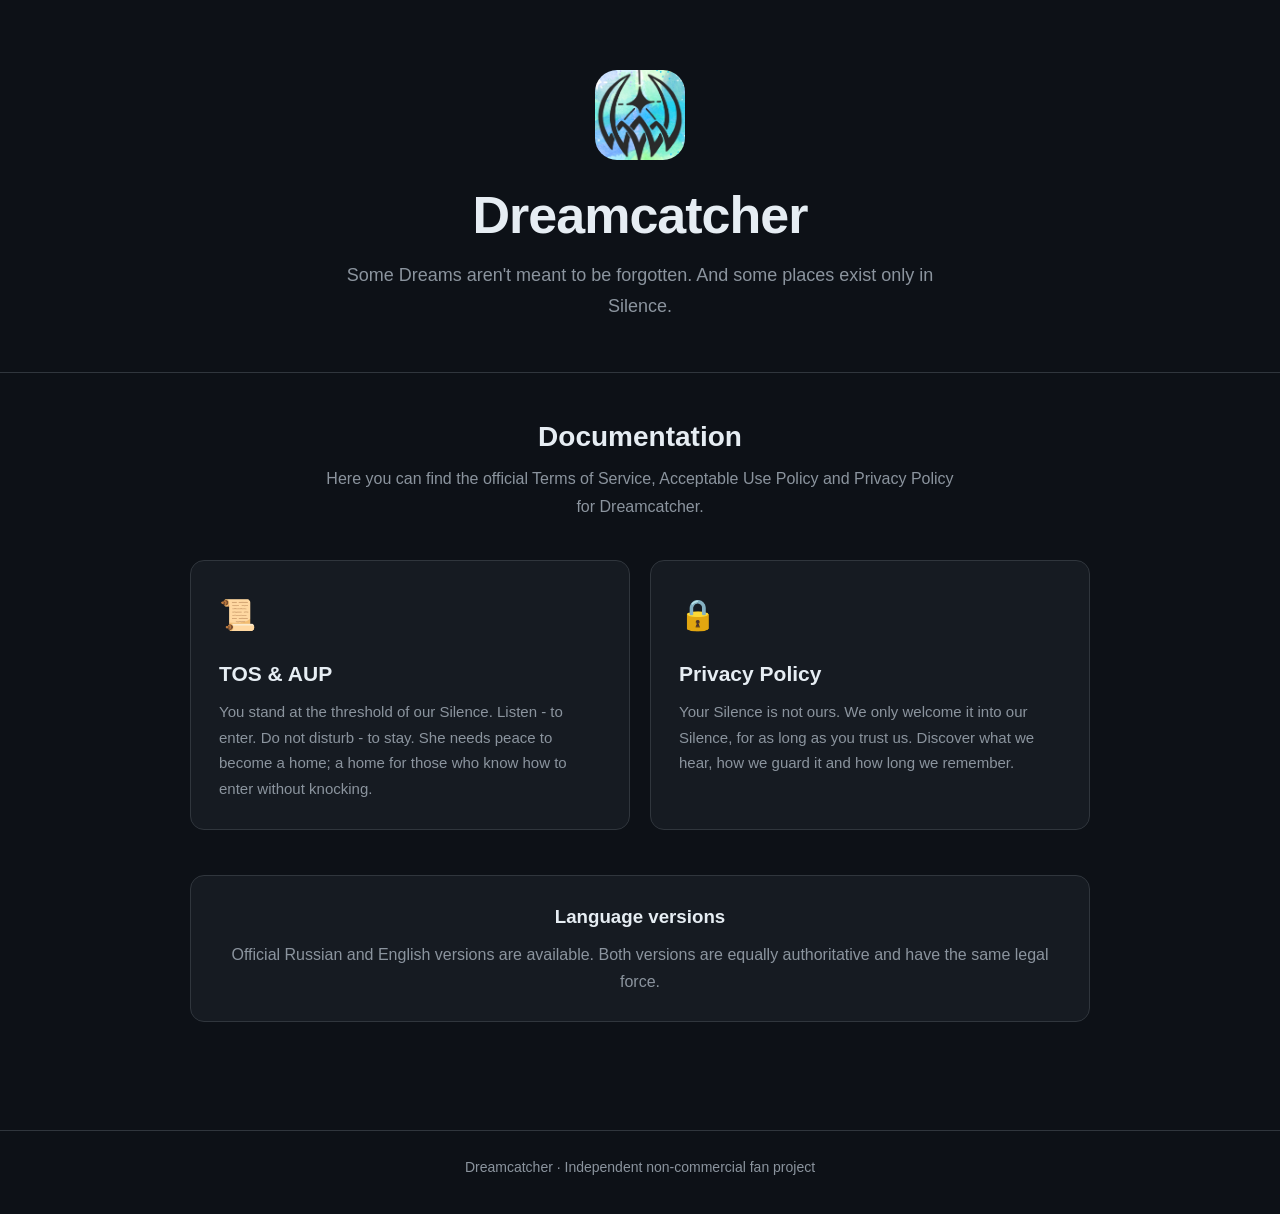
<file: index.html>
<!DOCTYPE html><html lang="en"><head><meta charset="UTF-8"><meta name="viewport" content="width=device-width, initial-scale=1.0"><title>Dreamcatcher Documentation</title><link rel="stylesheet" href="style.css"></head><body>
<header class="hero"><div class="container"><img class="logo" src="logo.png" alt="Dreamcatcher logo"><h1>Dreamcatcher</h1><p class="subtitle">Some Dreams aren't meant to be forgotten. And some places exist only in Silence.</p></div></header>
<main><div class="container"><section class="intro"><h2>Documentation</h2><p>Here you can find the official Terms of Service, Acceptable Use Policy and Privacy Policy for Dreamcatcher.</p></section>
<section class="documents"><a class="card" href="terms.html"><div class="card-icon">📜</div><h3>TOS &amp; AUP</h3><p>You stand at the threshold of our Silence. Listen - to enter. Do not disturb - to stay. She needs peace to become a home; a home for those who know how to enter without knocking.</p></a>
<a class="card" href="privacy.html"><div class="card-icon">🔒</div><h3>Privacy Policy</h3><p>Your Silence is not ours. We only welcome it into our Silence, for as long as you trust us. Discover what we hear, how we guard it and how long we remember.</p></a></section>
<section class="languages"><h3>Language versions</h3><p>Official Russian and English versions are available. Both versions are equally authoritative and have the same legal force.</p></section></div></main>
<footer><div class="container">Dreamcatcher · Independent non-commercial fan project</div></footer></body></html>
</file>
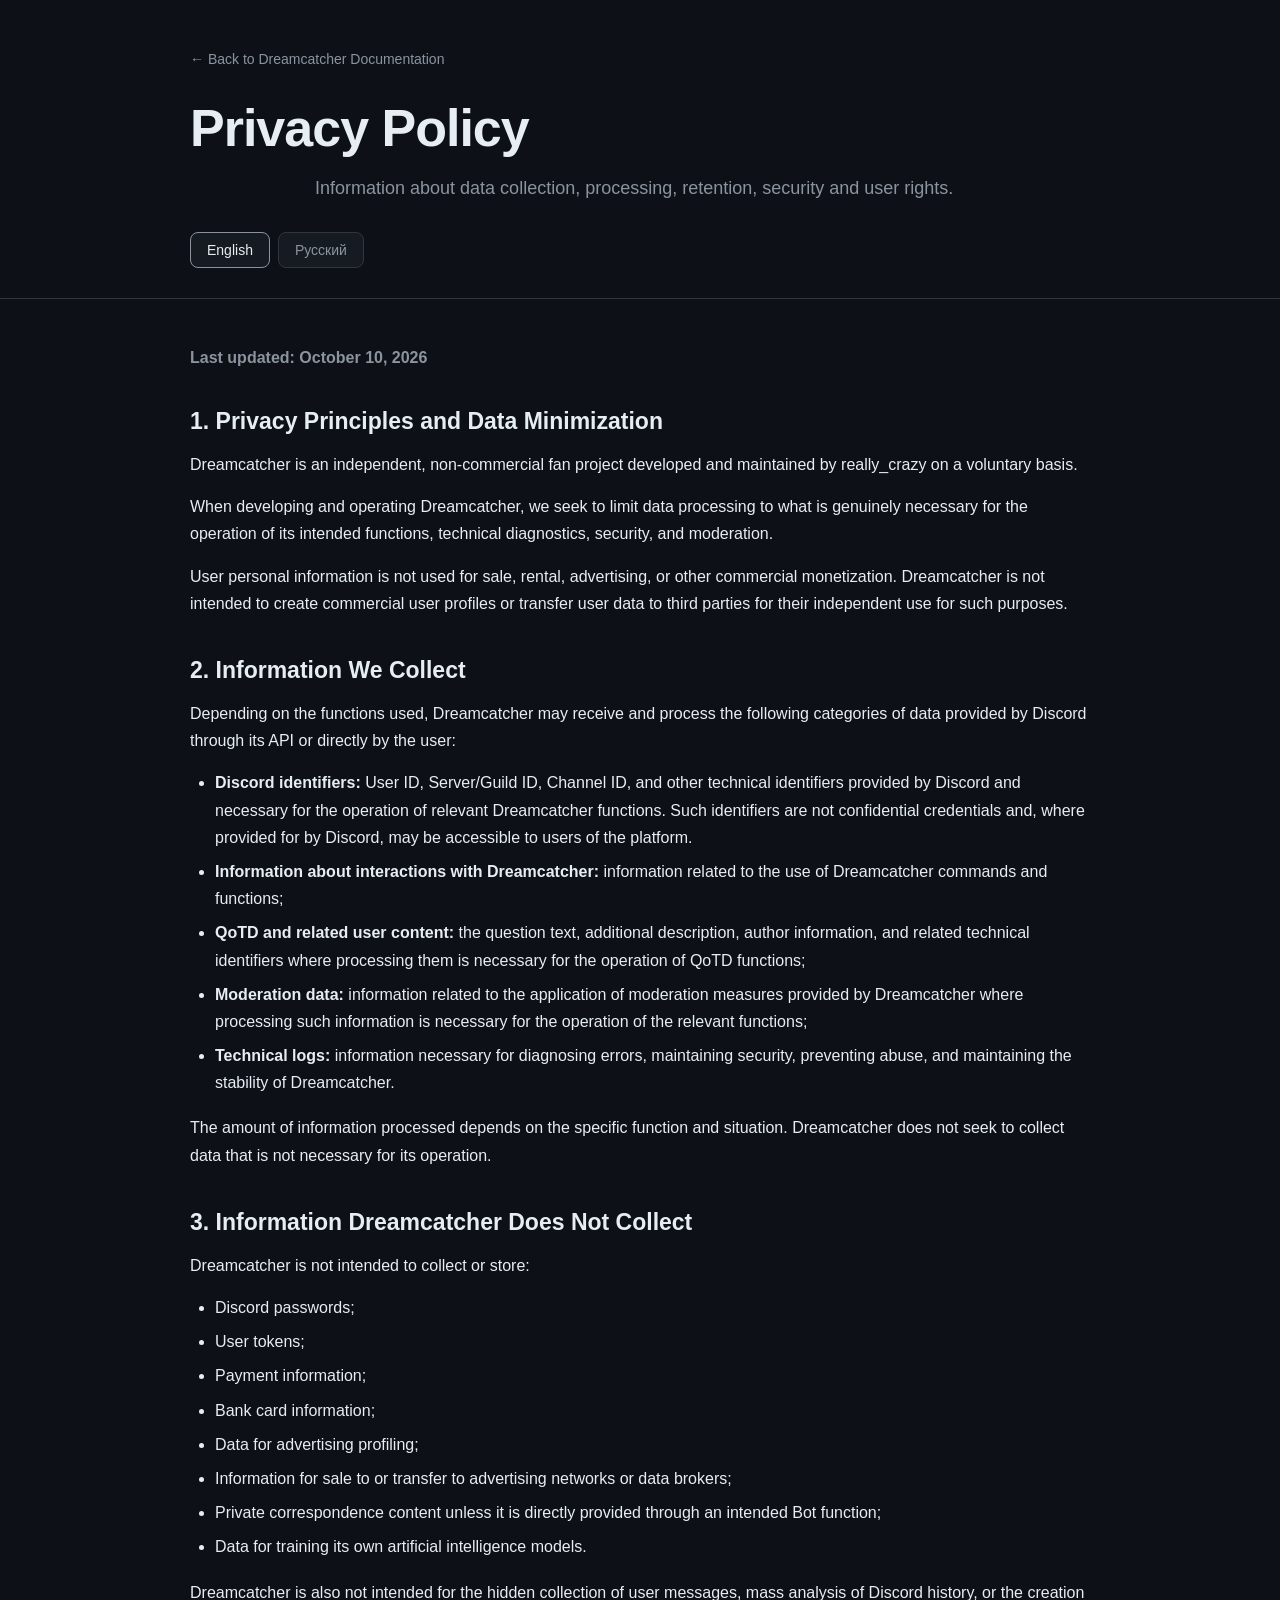
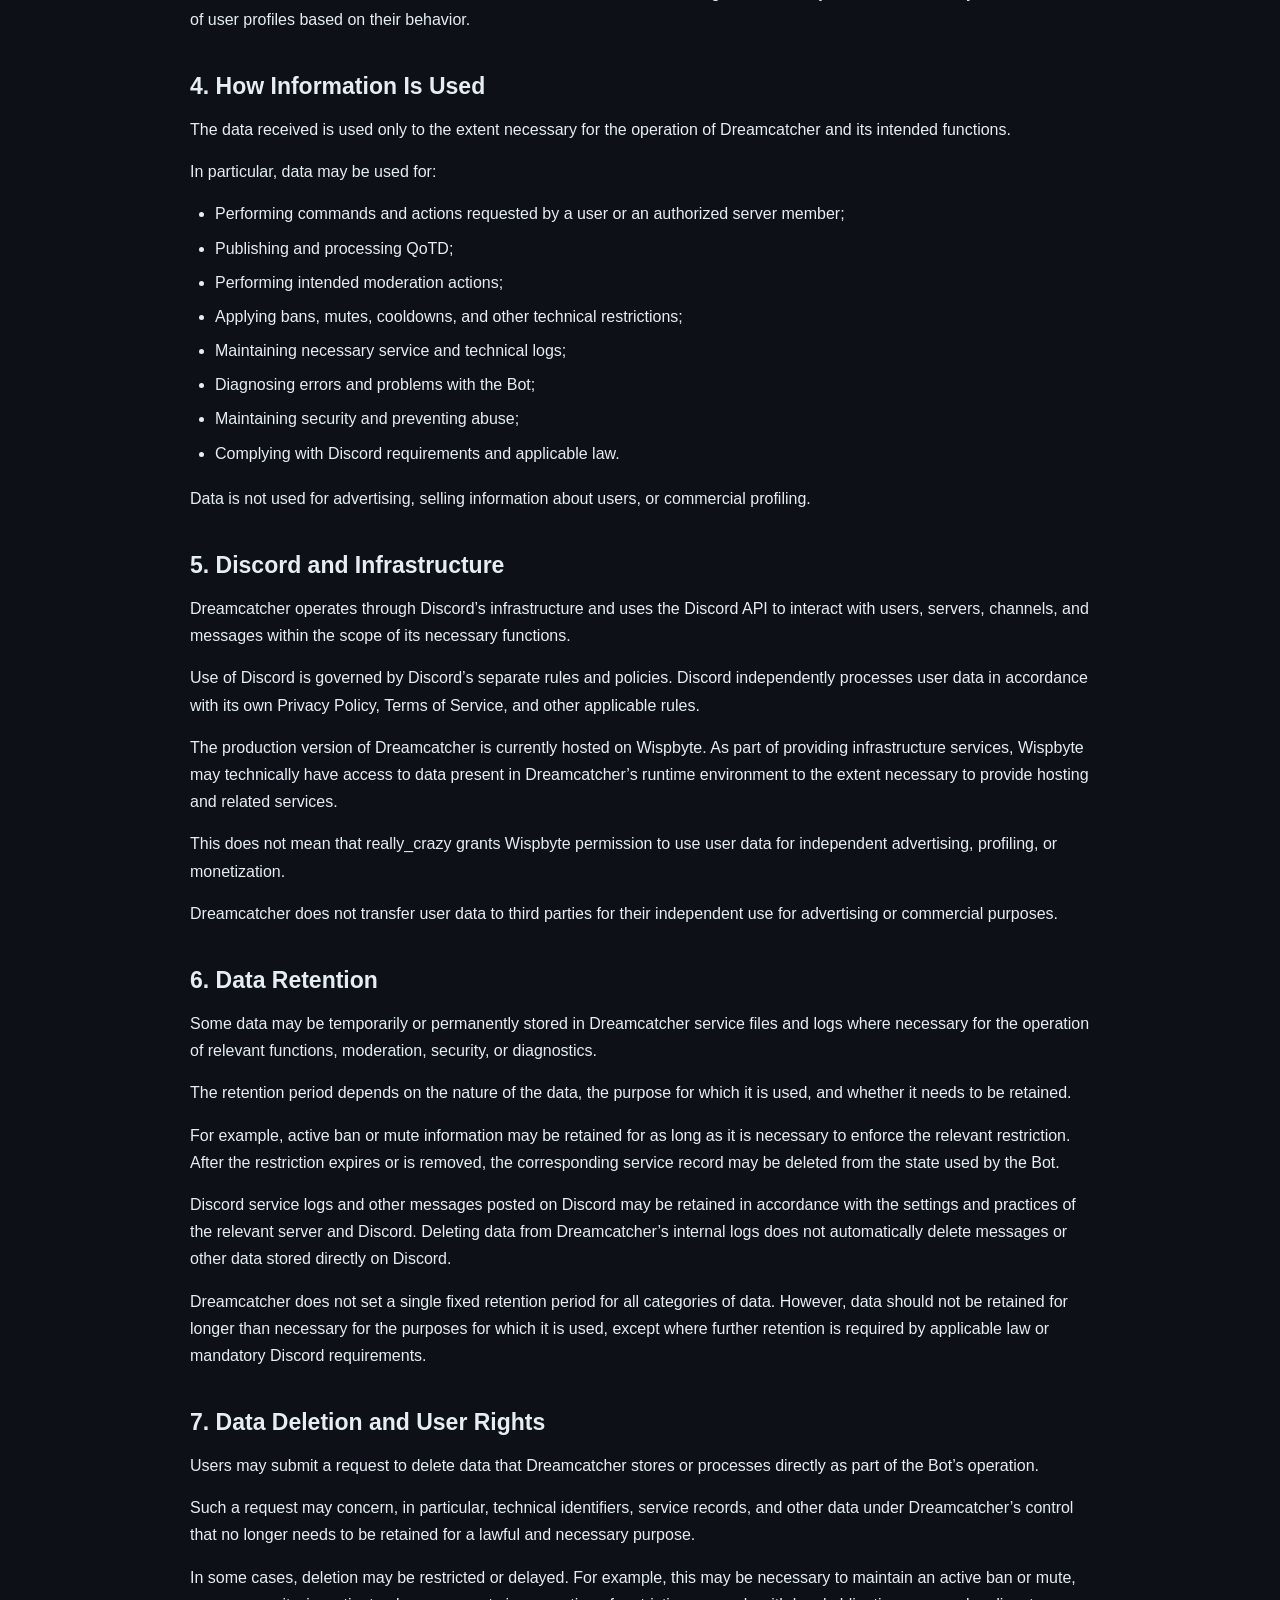
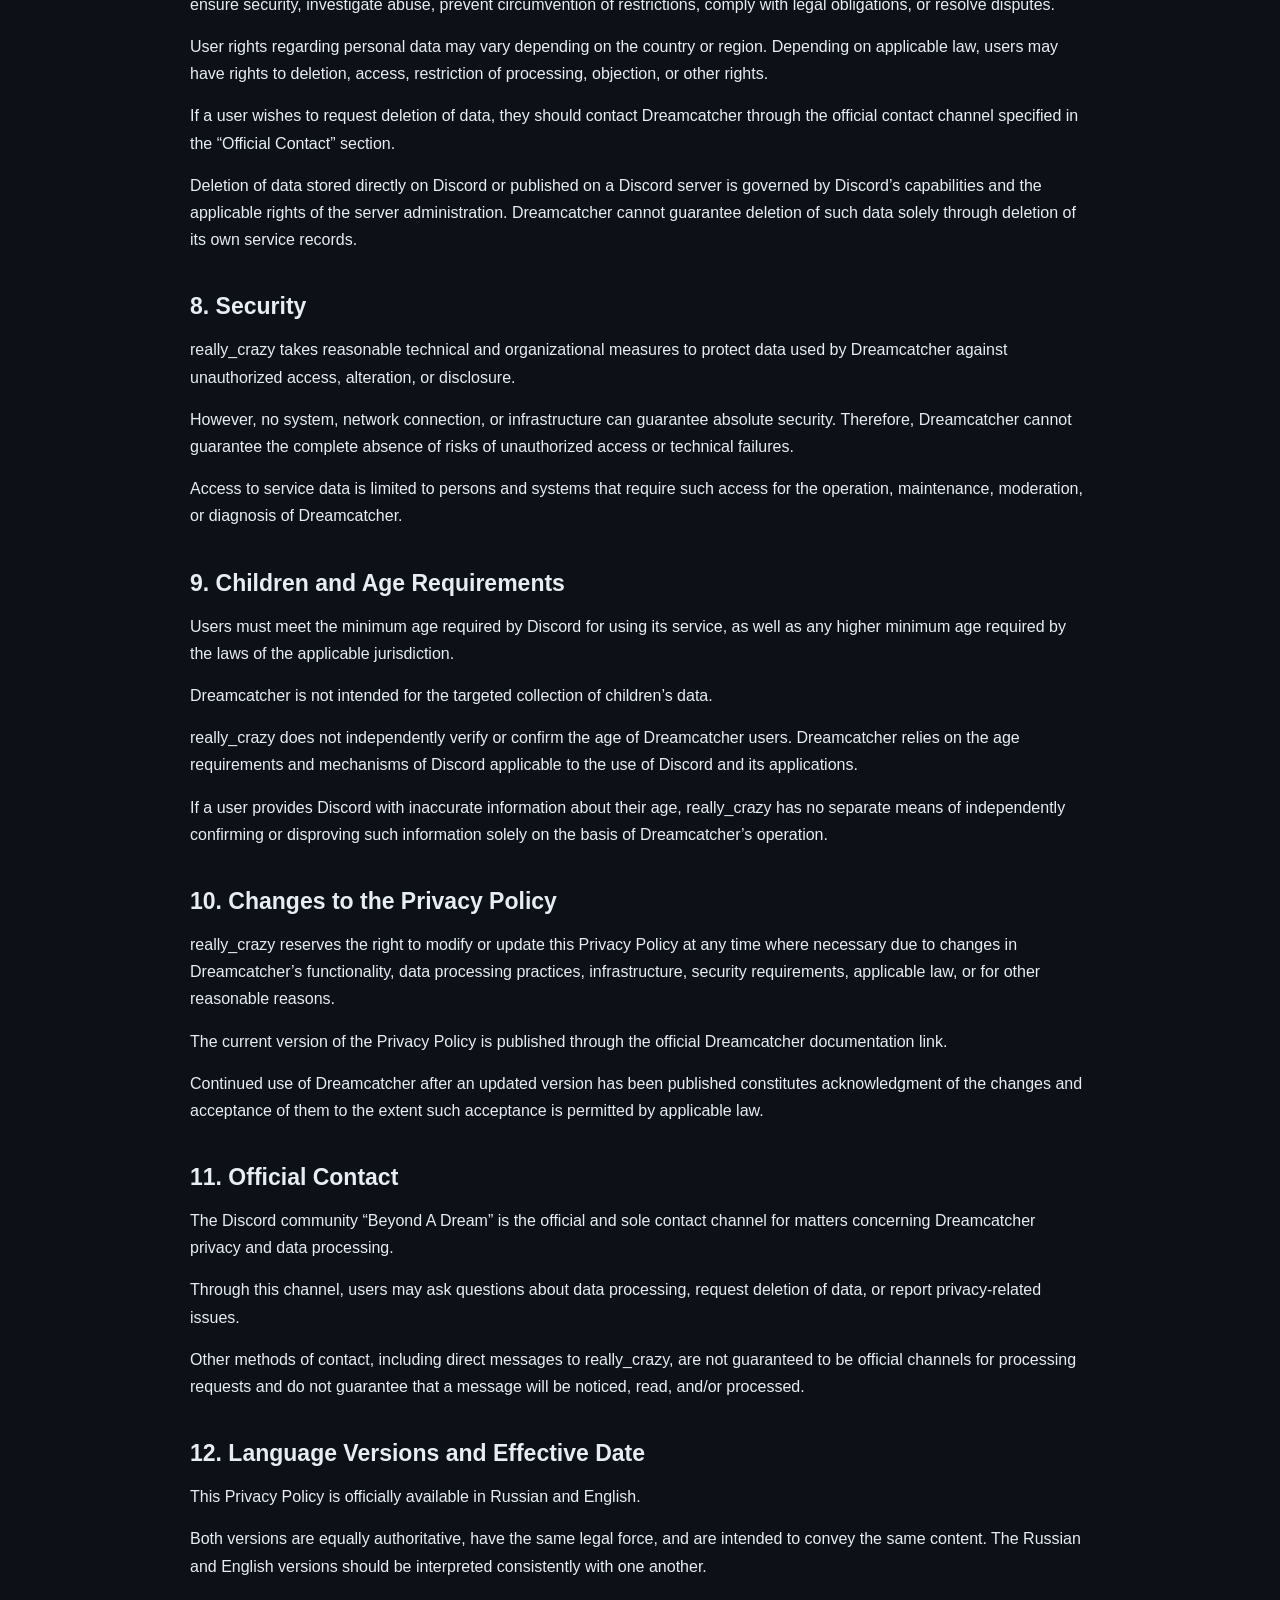
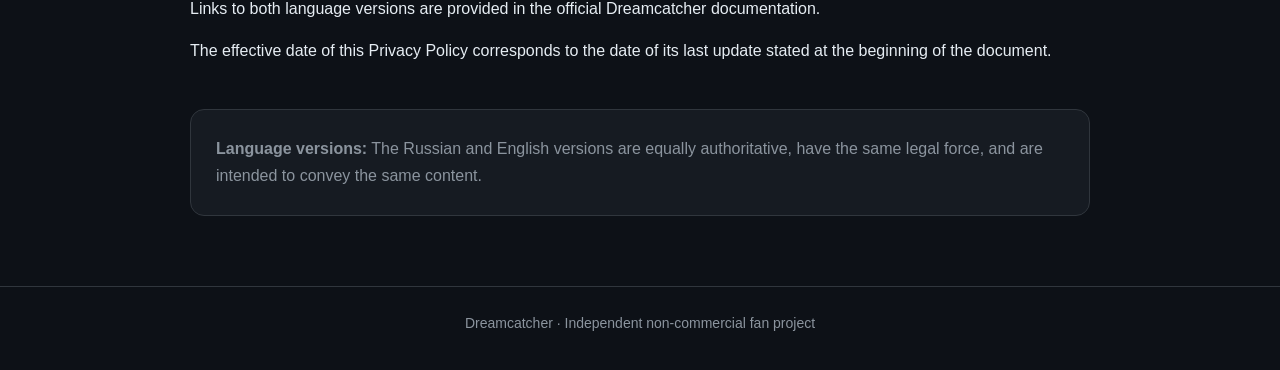
<file: privacy.html>
<!DOCTYPE html>
<html lang="en">
<head>
<meta charset="UTF-8">
<meta name="viewport" content="width=device-width, initial-scale=1.0">
<title>Privacy Policy — Dreamcatcher</title>
<link rel="stylesheet" href="style.css">
</head>
<body>
<header>
<div class="container">
<a class="back" href="index.html">← Back to Dreamcatcher Documentation</a>
<h1>Privacy Policy</h1>
<p class="subtitle">Information about data collection, processing, retention, security and user rights.</p>
<div class="language-switch">
<button id="enButton" class="active" onclick="setLanguage('en')">English</button>
<button id="ruButton" onclick="setLanguage('ru')">Русский</button>
</div>
</div>
</header>
<main><div class="container">
<article id="en" class="document active"><p class="update"><strong>Last updated: October 10, 2026</strong></p><section><h2>1. Privacy Principles and Data Minimization</h2><p>Dreamcatcher is an independent, non-commercial fan project developed and maintained by really_crazy on a voluntary basis.</p><p>When developing and operating Dreamcatcher, we seek to limit data processing to what is genuinely necessary for the operation of its intended functions, technical diagnostics, security, and moderation.</p><p>User personal information is not used for sale, rental, advertising, or other commercial monetization. Dreamcatcher is not intended to create commercial user profiles or transfer user data to third parties for their independent use for such purposes.</p></section><section><h2>2. Information We Collect</h2><p>Depending on the functions used, Dreamcatcher may receive and process the following categories of data provided by Discord through its API or directly by the user:</p><ul><li><strong>Discord identifiers:</strong> User ID, Server/Guild ID, Channel ID, and other technical identifiers provided by Discord and necessary for the operation of relevant Dreamcatcher functions. Such identifiers are not confidential credentials and, where provided for by Discord, may be accessible to users of the platform.</li><li><strong>Information about interactions with Dreamcatcher:</strong> information related to the use of Dreamcatcher commands and functions;</li><li><strong>QoTD and related user content:</strong> the question text, additional description, author information, and related technical identifiers where processing them is necessary for the operation of QoTD functions;</li><li><strong>Moderation data:</strong> information related to the application of moderation measures provided by Dreamcatcher where processing such information is necessary for the operation of the relevant functions;</li><li><strong>Technical logs:</strong> information necessary for diagnosing errors, maintaining security, preventing abuse, and maintaining the stability of Dreamcatcher.</li></ul><p>The amount of information processed depends on the specific function and situation. Dreamcatcher does not seek to collect data that is not necessary for its operation.</p></section><section><h2>3. Information Dreamcatcher Does Not Collect</h2><p>Dreamcatcher is not intended to collect or store:</p><ul><li>Discord passwords;</li><li>User tokens;</li><li>Payment information;</li><li>Bank card information;</li><li>Data for advertising profiling;</li><li>Information for sale to or transfer to advertising networks or data brokers;</li><li>Private correspondence content unless it is directly provided through an intended Bot function;</li><li>Data for training its own artificial intelligence models.</li></ul><p>Dreamcatcher is also not intended for the hidden collection of user messages, mass analysis of Discord history, or the creation of user profiles based on their behavior.</p></section><section><h2>4. How Information Is Used</h2><p>The data received is used only to the extent necessary for the operation of Dreamcatcher and its intended functions.</p><p>In particular, data may be used for:</p><ul><li>Performing commands and actions requested by a user or an authorized server member;</li><li>Publishing and processing QoTD;</li><li>Performing intended moderation actions;</li><li>Applying bans, mutes, cooldowns, and other technical restrictions;</li><li>Maintaining necessary service and technical logs;</li><li>Diagnosing errors and problems with the Bot;</li><li>Maintaining security and preventing abuse;</li><li>Complying with Discord requirements and applicable law.</li></ul><p>Data is not used for advertising, selling information about users, or commercial profiling.</p></section><section><h2>5. Discord and Infrastructure</h2><p>Dreamcatcher operates through Discord’s infrastructure and uses the Discord API to interact with users, servers, channels, and messages within the scope of its necessary functions.</p><p>Use of Discord is governed by Discord’s separate rules and policies. Discord independently processes user data in accordance with its own Privacy Policy, Terms of Service, and other applicable rules.</p><p>The production version of Dreamcatcher is currently hosted on Wispbyte. As part of providing infrastructure services, Wispbyte may technically have access to data present in Dreamcatcher’s runtime environment to the extent necessary to provide hosting and related services.</p><p>This does not mean that really_crazy grants Wispbyte permission to use user data for independent advertising, profiling, or monetization.</p><p>Dreamcatcher does not transfer user data to third parties for their independent use for advertising or commercial purposes.</p></section><section><h2>6. Data Retention</h2><p>Some data may be temporarily or permanently stored in Dreamcatcher service files and logs where necessary for the operation of relevant functions, moderation, security, or diagnostics.</p><p>The retention period depends on the nature of the data, the purpose for which it is used, and whether it needs to be retained.</p><p>For example, active ban or mute information may be retained for as long as it is necessary to enforce the relevant restriction. After the restriction expires or is removed, the corresponding service record may be deleted from the state used by the Bot.</p><p>Discord service logs and other messages posted on Discord may be retained in accordance with the settings and practices of the relevant server and Discord. Deleting data from Dreamcatcher’s internal logs does not automatically delete messages or other data stored directly on Discord.</p><p>Dreamcatcher does not set a single fixed retention period for all categories of data. However, data should not be retained for longer than necessary for the purposes for which it is used, except where further retention is required by applicable law or mandatory Discord requirements.</p></section><section><h2>7. Data Deletion and User Rights</h2><p>Users may submit a request to delete data that Dreamcatcher stores or processes directly as part of the Bot’s operation.</p><p>Such a request may concern, in particular, technical identifiers, service records, and other data under Dreamcatcher’s control that no longer needs to be retained for a lawful and necessary purpose.</p><p>In some cases, deletion may be restricted or delayed. For example, this may be necessary to maintain an active ban or mute, ensure security, investigate abuse, prevent circumvention of restrictions, comply with legal obligations, or resolve disputes.</p><p>User rights regarding personal data may vary depending on the country or region. Depending on applicable law, users may have rights to deletion, access, restriction of processing, objection, or other rights.</p><p>If a user wishes to request deletion of data, they should contact Dreamcatcher through the official contact channel specified in the “Official Contact” section.</p><p>Deletion of data stored directly on Discord or published on a Discord server is governed by Discord’s capabilities and the applicable rights of the server administration. Dreamcatcher cannot guarantee deletion of such data solely through deletion of its own service records.</p></section><section><h2>8. Security</h2><p>really_crazy takes reasonable technical and organizational measures to protect data used by Dreamcatcher against unauthorized access, alteration, or disclosure.</p><p>However, no system, network connection, or infrastructure can guarantee absolute security. Therefore, Dreamcatcher cannot guarantee the complete absence of risks of unauthorized access or technical failures.</p><p>Access to service data is limited to persons and systems that require such access for the operation, maintenance, moderation, or diagnosis of Dreamcatcher.</p></section><section><h2>9. Children and Age Requirements</h2><p>Users must meet the minimum age required by Discord for using its service, as well as any higher minimum age required by the laws of the applicable jurisdiction.</p><p>Dreamcatcher is not intended for the targeted collection of children’s data.</p><p>really_crazy does not independently verify or confirm the age of Dreamcatcher users. Dreamcatcher relies on the age requirements and mechanisms of Discord applicable to the use of Discord and its applications.</p><p>If a user provides Discord with inaccurate information about their age, really_crazy has no separate means of independently confirming or disproving such information solely on the basis of Dreamcatcher’s operation.</p></section><section><h2>10. Changes to the Privacy Policy</h2><p>really_crazy reserves the right to modify or update this Privacy Policy at any time where necessary due to changes in Dreamcatcher’s functionality, data processing practices, infrastructure, security requirements, applicable law, or for other reasonable reasons.</p><p>The current version of the Privacy Policy is published through the official Dreamcatcher documentation link.</p><p>Continued use of Dreamcatcher after an updated version has been published constitutes acknowledgment of the changes and acceptance of them to the extent such acceptance is permitted by applicable law.</p></section><section><h2>11. Official Contact</h2><p>The Discord community “Beyond A Dream” is the official and sole contact channel for matters concerning Dreamcatcher privacy and data processing.</p><p>Through this channel, users may ask questions about data processing, request deletion of data, or report privacy-related issues.</p><p>Other methods of contact, including direct messages to really_crazy, are not guaranteed to be official channels for processing requests and do not guarantee that a message will be noticed, read, and/or processed.</p></section><section><h2>12. Language Versions and Effective Date</h2><p>This Privacy Policy is officially available in Russian and English.</p><p>Both versions are equally authoritative, have the same legal force, and are intended to convey the same content. The Russian and English versions should be interpreted consistently with one another.</p><p>Links to both language versions are provided in the official Dreamcatcher documentation.</p><p>The effective date of this Privacy Policy corresponds to the date of its last update stated at the beginning of the document.</p></section></article>
<article id="ru" class="document"><p class="update"><strong>Последнее обновление: 10 Октября 2026</strong></p><section><h2>1. Принципы конфиденциальности и минимизации данных</h2><p>Dreamcatcher является независимым некоммерческим фанатским проектом, разработанным и поддерживаемым really_crazy на добровольных началах.</p><p>При разработке и эксплуатации Dreamcatcher мы стремимся ограничивать обработку данных только тем, что действительно необходимо для работы предусмотренных функций, технической диагностики, безопасности и модерации.</p><p>Персональная информация пользователей не используется для продажи, аренды, рекламы или иной коммерческой монетизации. Dreamcatcher не предназначен для создания коммерческих профилей пользователей или передачи их данных третьим лицам для самостоятельного использования в таких целях.</p></section><section><h2>2. Какие данные мы собираем</h2><p>В зависимости от используемых функций Dreamcatcher может получать и обрабатывать следующие категории данных, предоставляемых Discord через API или непосредственно пользователем:</p><ul><li><strong>Discord-идентификаторы:</strong> User ID, Server/Guild ID, Channel ID и иные технические идентификаторы, предоставляемые Discord и необходимые для работы соответствующих функций Dreamcatcher. Такие идентификаторы не являются конфиденциальными учетными данными и в предусмотренных Discord случаях могут быть доступны пользователям платформы.</li><li><strong>Информация о взаимодействии с Dreamcatcher:</strong> сведения, связанные с использованием команд и функций Dreamcatcher;</li><li><strong>QoTD и связанный пользовательский контент:</strong> текст вопроса, дополнительное описание, сведения об авторе и связанные с ними технические идентификаторы, если их обработка необходима для работы функций QoTD;</li><li><strong>Данные модерации:</strong> сведения, связанные с применением предусмотренных Dreamcatcher мер модерации, если их обработка необходима для работы соответствующих функций;</li><li><strong>Технические журналы:</strong> сведения, необходимые для диагностики ошибок, обеспечения безопасности, предотвращения злоупотреблений и поддержания стабильной работы Dreamcatcher.</li></ul><p>Объём обрабатываемой информации зависит от конкретной функции и ситуации. Dreamcatcher не стремится собирать данные, которые не нужны для его работы.</p></section><section><h2>3. Какие данные Dreamcatcher не собирает</h2><p>Dreamcatcher не предназначен для сбора или хранения:</p><ul><li>Паролей Discord</li><li>Токенов пользователей</li><li>Платёжных данных</li><li>Данных банковских карт</li><li>Данных для рекламного профилирования</li><li>Информации для продажи или передачи рекламным сетям и брокерам данных</li><li>Содержимого личных переписок, если оно не предоставляется непосредственно через предусмотренную функцию Бота</li><li>Данных для обучения собственных моделей искусственного интеллекта.</li></ul><p>Dreamcatcher также не предназначен для скрытого сбора сообщений пользователей, массового анализа истории Discord или создания профилей пользователей на основании их поведения.</p></section><section><h2>4. Как используются данные</h2><p>Получаемые данные используются исключительно в пределах, необходимых для работы Dreamcatcher и его предусмотренных функций.</p><p>В частности, данные могут использоваться для:</p><ul><li>Выполнения команд и действий, запрошенных пользователем или уполномоченным участником сервера</li><li>Публикации и обработки QoTD</li><li>Выполнения предусмотренных модерационных действий</li><li>Применения ban, mute, cooldown и других технических ограничений</li><li>Ведения необходимых служебных и технических журналов</li><li>Диагностики ошибок и проблем в работе Бота</li><li>Обеспечения безопасности и предотвращения злоупотреблений</li><li>Выполнения требований Discord и применимого законодательства.</li></ul><p>Данные не используются для рекламы, продажи информации о пользователях или коммерческого профилирования.</p></section><section><h2>5. Discord и инфраструктура</h2><p>Dreamcatcher работает через инфраструктуру Discord и использует Discord API для взаимодействия с пользователями, серверами, каналами и сообщениями в пределах необходимых функций.</p><p>Использование Discord регулируется отдельными правилами и политиками Discord. Discord самостоятельно обрабатывает пользовательские данные в соответствии со своими собственными документами Privacy Policy, Terms of Service и иными правилами.</p><p>Производственная версия Dreamcatcher в настоящее время размещается на инфраструктуре Wispbyte. В рамках предоставления инфраструктурных услуг Wispbyte может технически иметь доступ к данным, находящимся в среде выполнения Dreamcatcher, в той степени, которая необходима для предоставления хостинга и связанных с ним услуг.</p><p>Это не означает, что really_crazy предоставляет Wispbyte право использовать данные пользователей для самостоятельной рекламы, профилирования или монетизации.</p><p>Dreamcatcher не передаёт пользовательские данные третьим сторонам для их самостоятельного использования в рекламных или коммерческих целях.</p></section><section><h2>6. Хранение данных</h2><p>Некоторые данные могут временно или постоянно храниться в служебных файлах и журналах Dreamcatcher, если это необходимо для работы соответствующих функций, модерации, безопасности или диагностики.</p><p>Срок хранения зависит от характера данных, цели их использования и необходимости дальнейшего хранения.</p><p>Например, активные сведения о ban или mute могут сохраняться до тех пор, пока они необходимы для применения соответствующего ограничения. После окончания действия ограничения или его снятия соответствующая служебная запись может быть удалена из используемого Ботом состояния.</p><p>Служебные журналы Discord и иные сообщения, размещённые в Discord, могут сохраняться в соответствии с настройками и практикой соответствующего сервера и Discord. Удаление данных из внутренних журналов Dreamcatcher не удаляет автоматически сообщения или иные данные, находящиеся непосредственно в Discord.</p><p>Dreamcatcher не устанавливает единый фиксированный срок хранения для всех категорий данных. При этом данные не должны храниться дольше, чем это необходимо для предусмотренных целей, за исключением случаев, когда дальнейшее хранение требуется применимым законодательством или обязательными требованиями Discord.</p></section><section><h2>7. Удаление данных и права пользователей</h2><p>Пользователь может обратиться с запросом на удаление данных, которые Dreamcatcher хранит или обрабатывает непосредственно в рамках работы Бота.</p><p>Запрос может касаться, в частности, технических идентификаторов, служебных записей и других данных, которые находятся под контролем Dreamcatcher и которые больше не требуется сохранять для законной и необходимой цели.</p><p>В некоторых случаях удаление может быть ограничено или отложено. Например, это может потребоваться для продолжения действия активного ban или mute, обеспечения безопасности, расследования злоупотреблений, защиты от обхода ограничений, исполнения юридических обязанностей или разрешения споров.</p><p>Права пользователя в отношении персональных данных могут различаться в зависимости от страны или региона. В зависимости от применимого законодательства пользователю могут предоставляться права на удаление, доступ, ограничение обработки, возражение или иные права.</p><p>Если пользователь хочет запросить удаление данных, ему следует обратиться через официальный канал связи Dreamcatcher, указанный в разделе «Официальный контакт».</p><p>Удаление данных, находящихся непосредственно в Discord или опубликованных на Discord-сервере, регулируется возможностями Discord и соответствующими правами администрации сервера. Dreamcatcher не может гарантировать удаление таких данных исключительно посредством удаления собственной служебной записи.</p></section><section><h2>8. Безопасность</h2><p>really_crazy принимает разумные технические и организационные меры для защиты данных, используемых Dreamcatcher, от несанкционированного доступа, изменения или раскрытия.</p><p>При этом ни одна система, сетевое соединение или инфраструктура не может гарантировать абсолютную безопасность. Поэтому Dreamcatcher не может гарантировать полное отсутствие риска несанкционированного доступа или технических сбоев.</p><p>Доступ к служебным данным ограничивается лицами и системами, которым он необходим для эксплуатации, обслуживания, модерации или диагностики Dreamcatcher.</p></section><section><h2>9. Дети и возрастные требования</h2><p>Пользователь должен соответствовать минимальному возрасту, установленному Discord для использования его сервиса, а также любому более высокому минимальному возрасту, предусмотренному законодательством соответствующей юрисдикции.</p><p>Dreamcatcher не предназначен для целенаправленного сбора данных детей.</p><p>really_crazy не осуществляет самостоятельную проверку или подтверждение возраста пользователей Dreamcatcher. Dreamcatcher полагается на возрастные требования и механизмы Discord, применимые к использованию Discord и его приложений.</p><p>Если пользователь предоставляет Discord недостоверную информацию о своём возрасте, у really_crazy нет отдельного способа самостоятельно подтвердить или опровергнуть такую информацию исключительно на основании работы Dreamcatcher.</p></section><section><h2>10. Изменения Политики конфиденциальности</h2><p>really_crazy оставляет за собой право в любое время изменять или обновлять настоящую Политику конфиденциальности, если это необходимо в связи с изменением функциональности Dreamcatcher, порядка обработки данных, инфраструктуры, требований безопасности, применимого законодательства или по иным разумным причинам.</p><p>Актуальная версия Политики публикуется по официальной ссылке на документацию Dreamcatcher.</p><p>Продолжение использования Dreamcatcher после публикации обновлённой версии означает ознакомление с изменениями и их принятие в той мере, в какой такое принятие допускается применимым законодательством.</p></section><section><h2>11. Официальный контакт</h2><p>Официальным и единственным каналом связи по вопросам конфиденциальности и обработки данных Dreamcatcher является Discord-сообщество «Beyond A Dream».</p><p>Через этот канал можно обратиться по вопросам обработки данных, запросить удаление данных или сообщить о проблемах, связанных с конфиденциальностью.</p><p>Другие способы связи, включая личные сообщения really_crazy, не являются гарантированным официальным каналом обработки обращений и не гарантируют, что сообщение будет замечено, прочитано и/или обработано.</p></section><section><h2>12. Языковые версии и дата вступления в силу</h2><p>Настоящая Политика конфиденциальности официально доступна на русском и английском языках.</p><p>Обе версии являются равнозначными, имеют одинаковую юридическую силу и предназначены для передачи одного и того же содержания. Русская и английская версии должны толковаться согласованно друг с другом.</p><p>Ссылки на обе языковые версии размещаются в официальной документации Dreamcatcher.</p><p>Дата вступления в силу настоящей Политики конфиденциальности соответствует дате последнего обновления, указанной в начале документа.</p></section></article>
<div class="note"><strong>Language versions:</strong> The Russian and English versions are equally authoritative, have the same legal force, and are intended to convey the same content.</div>
</div></main>
<footer><div class="container">Dreamcatcher · Independent non-commercial fan project</div></footer>
<script>
function setLanguage(language) {
    document.getElementById('en').classList.toggle('active', language === 'en');
    document.getElementById('ru').classList.toggle('active', language === 'ru');
    document.getElementById('enButton').classList.toggle('active', language === 'en');
    document.getElementById('ruButton').classList.toggle('active', language === 'ru');
    document.documentElement.lang = language;
}
</script>
</body>
</html>
</file>
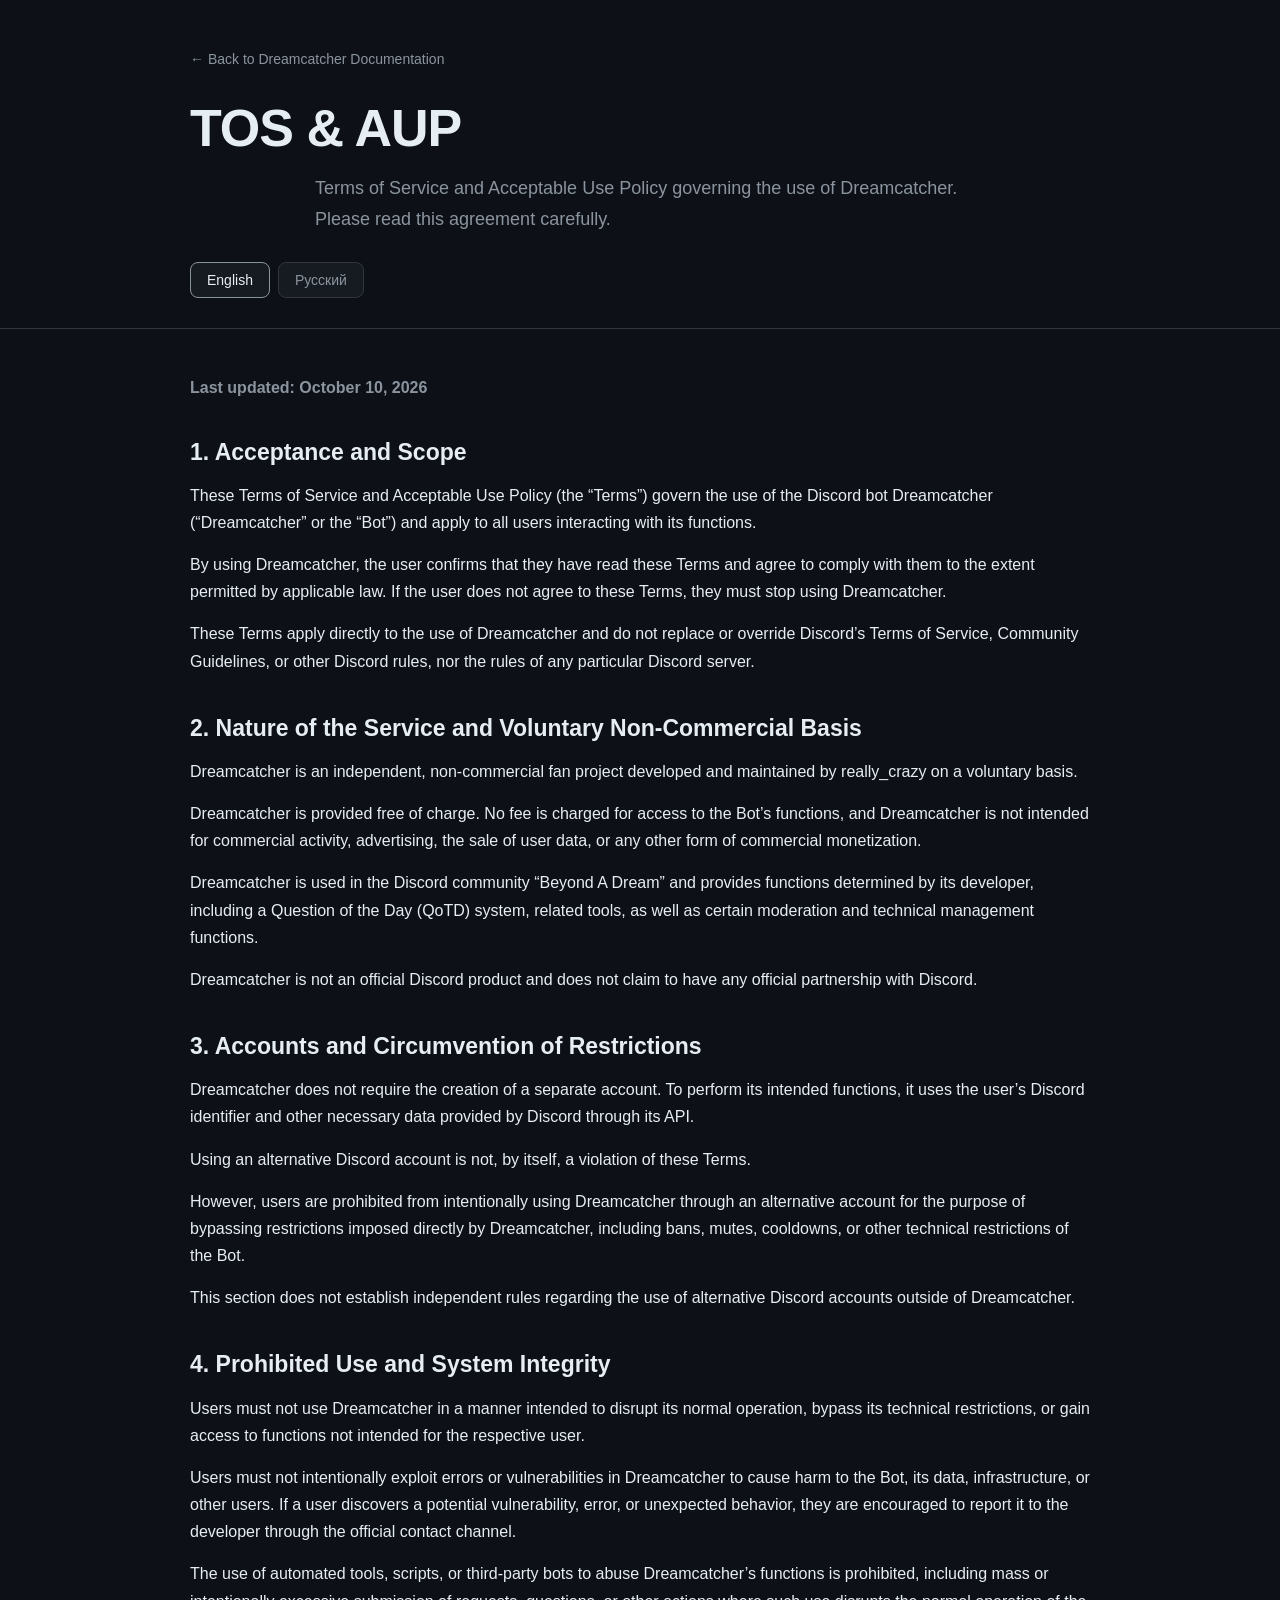
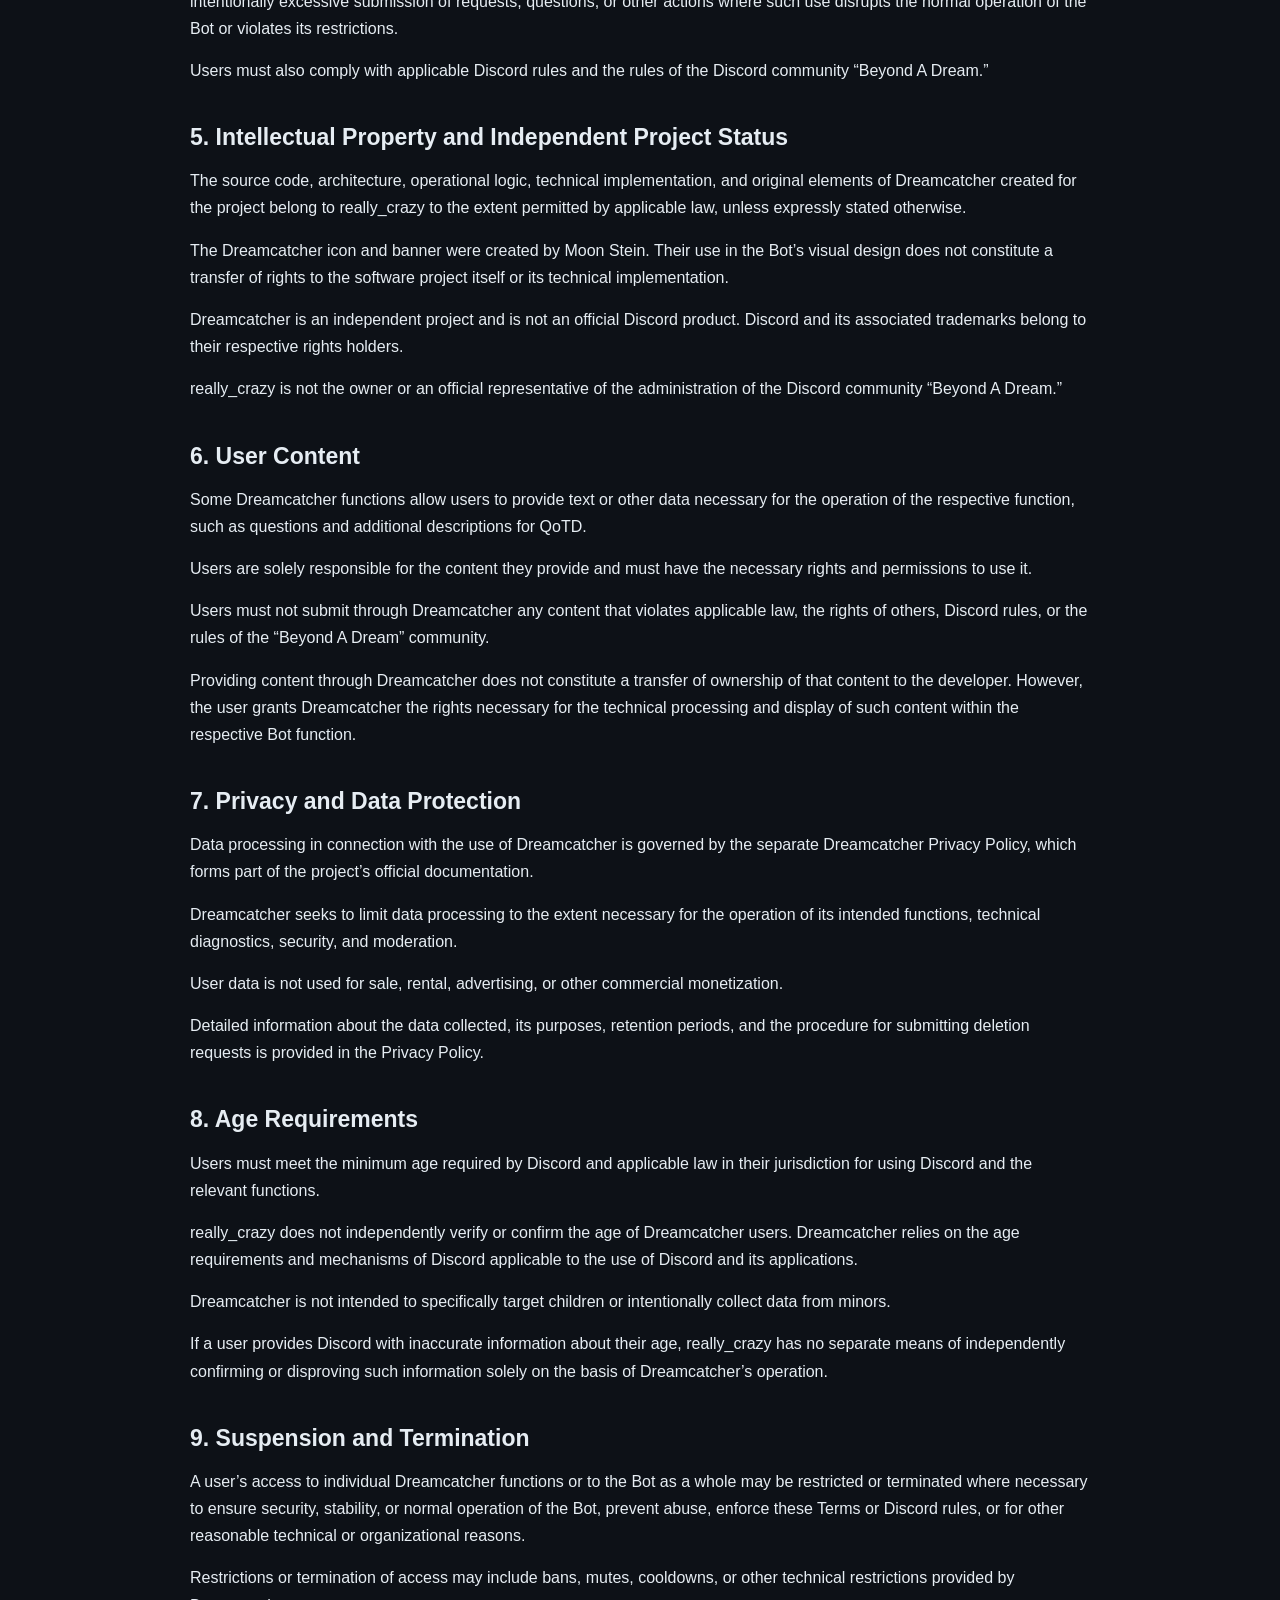
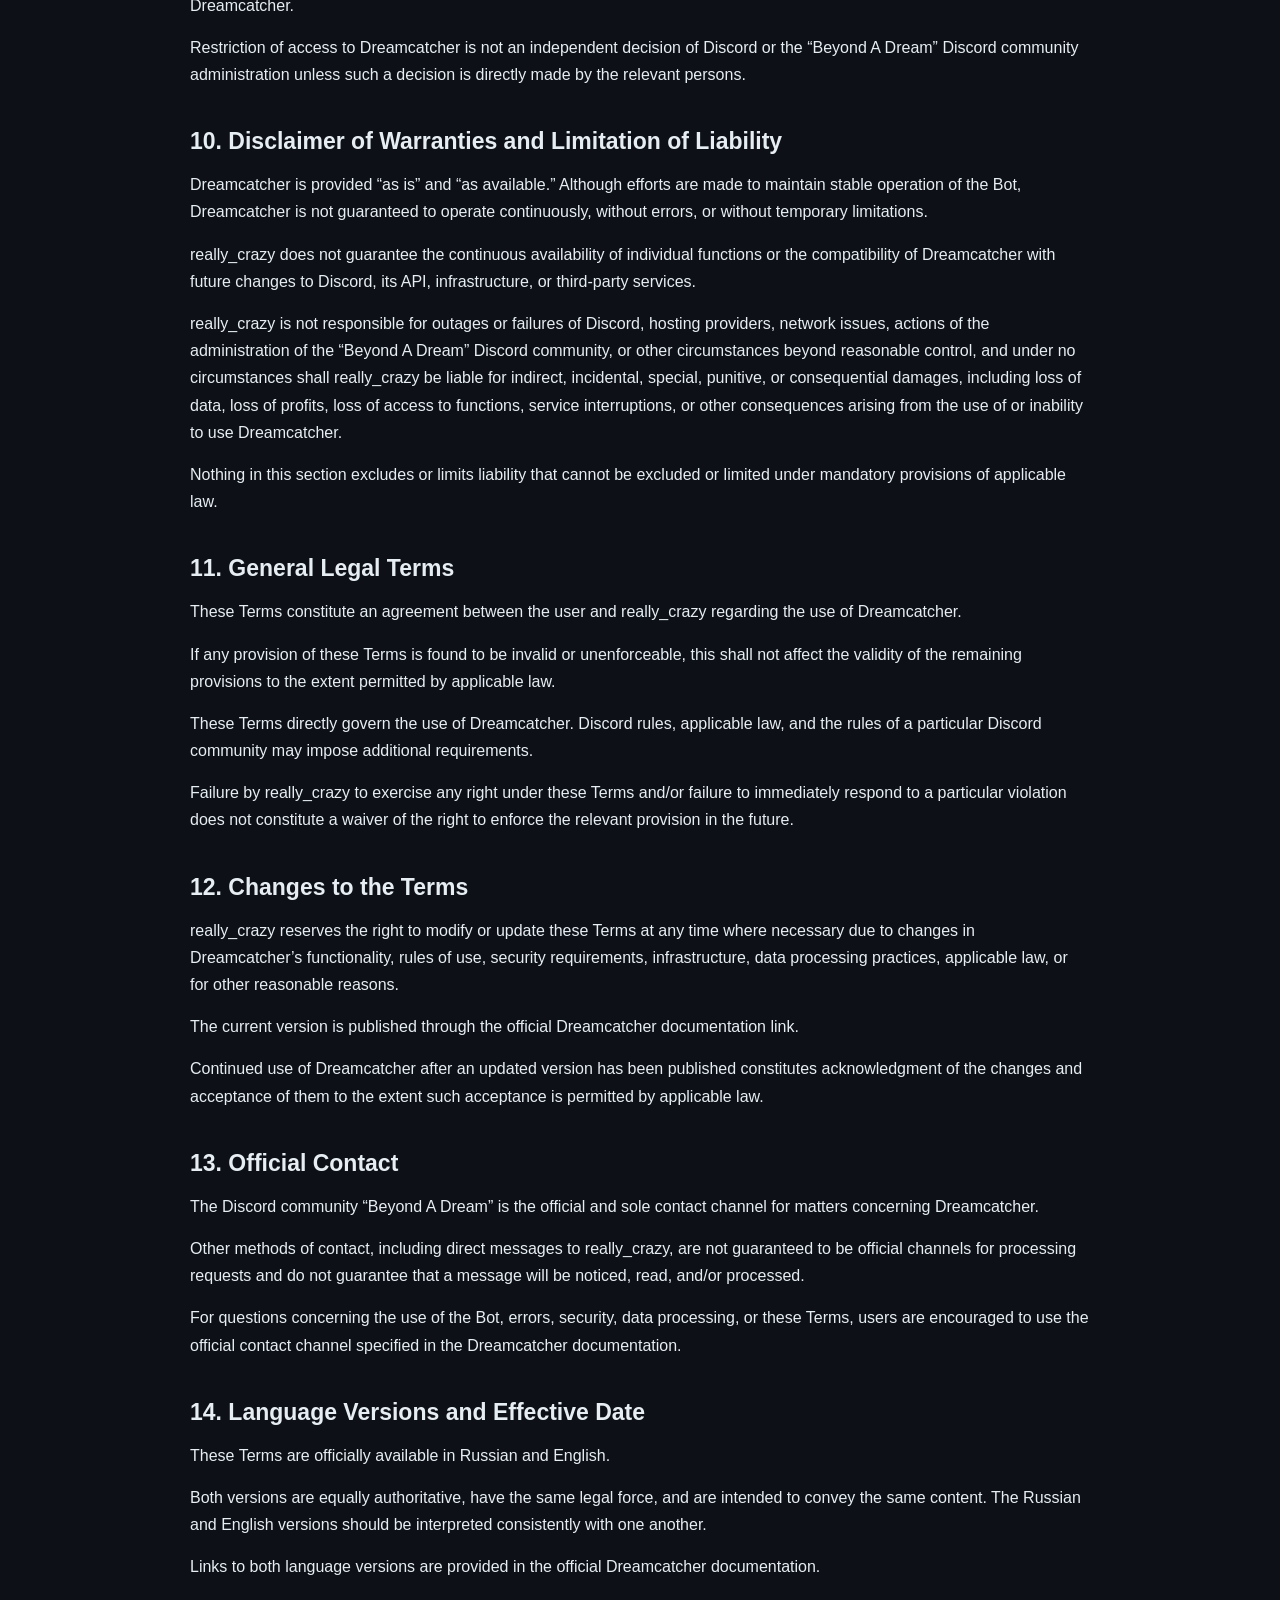
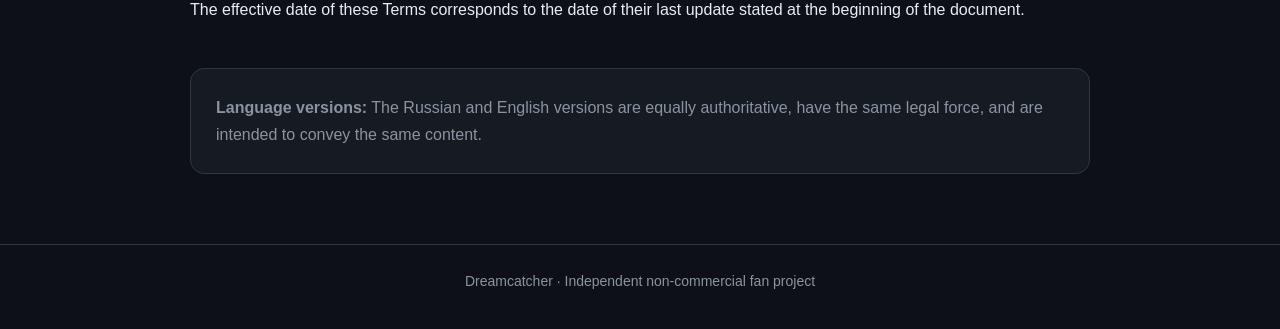
<file: terms.html>
<!DOCTYPE html>
<html lang="en">
<head>
<meta charset="UTF-8">
<meta name="viewport" content="width=device-width, initial-scale=1.0">
<title>Terms of Service &amp; Acceptable Use Policy — Dreamcatcher</title>
<link rel="stylesheet" href="style.css">
</head>
<body>
<header>
<div class="container">
<a class="back" href="index.html">← Back to Dreamcatcher Documentation</a>
<h1>TOS &amp; AUP</h1>
<p class="subtitle">Terms of Service and Acceptable Use Policy governing the use of Dreamcatcher. Please read this agreement carefully.</p>
<div class="language-switch">
<button id="enButton" class="active" onclick="setLanguage('en')">English</button>
<button id="ruButton" onclick="setLanguage('ru')">Русский</button>
</div>
</div>
</header>
<main><div class="container">
<article id="en" class="document active"><p class="update"><strong>Last updated: October 10, 2026</strong></p><section><h2>1. Acceptance and Scope</h2><p>These Terms of Service and Acceptable Use Policy (the “Terms”) govern the use of the Discord bot Dreamcatcher (“Dreamcatcher” or the “Bot”) and apply to all users interacting with its functions.</p><p>By using Dreamcatcher, the user confirms that they have read these Terms and agree to comply with them to the extent permitted by applicable law. If the user does not agree to these Terms, they must stop using Dreamcatcher.</p><p>These Terms apply directly to the use of Dreamcatcher and do not replace or override Discord’s Terms of Service, Community Guidelines, or other Discord rules, nor the rules of any particular Discord server.</p></section><section><h2>2. Nature of the Service and Voluntary Non-Commercial Basis</h2><p>Dreamcatcher is an independent, non-commercial fan project developed and maintained by really_crazy on a voluntary basis.</p><p>Dreamcatcher is provided free of charge. No fee is charged for access to the Bot’s functions, and Dreamcatcher is not intended for commercial activity, advertising, the sale of user data, or any other form of commercial monetization.</p><p>Dreamcatcher is used in the Discord community “Beyond A Dream” and provides functions determined by its developer, including a Question of the Day (QoTD) system, related tools, as well as certain moderation and technical management functions.</p><p>Dreamcatcher is not an official Discord product and does not claim to have any official partnership with Discord.</p></section><section><h2>3. Accounts and Circumvention of Restrictions</h2><p>Dreamcatcher does not require the creation of a separate account. To perform its intended functions, it uses the user’s Discord identifier and other necessary data provided by Discord through its API.</p><p>Using an alternative Discord account is not, by itself, a violation of these Terms.</p><p>However, users are prohibited from intentionally using Dreamcatcher through an alternative account for the purpose of bypassing restrictions imposed directly by Dreamcatcher, including bans, mutes, cooldowns, or other technical restrictions of the Bot.</p><p>This section does not establish independent rules regarding the use of alternative Discord accounts outside of Dreamcatcher.</p></section><section><h2>4. Prohibited Use and System Integrity</h2><p>Users must not use Dreamcatcher in a manner intended to disrupt its normal operation, bypass its technical restrictions, or gain access to functions not intended for the respective user.</p><p>Users must not intentionally exploit errors or vulnerabilities in Dreamcatcher to cause harm to the Bot, its data, infrastructure, or other users. If a user discovers a potential vulnerability, error, or unexpected behavior, they are encouraged to report it to the developer through the official contact channel.</p><p>The use of automated tools, scripts, or third-party bots to abuse Dreamcatcher’s functions is prohibited, including mass or intentionally excessive submission of requests, questions, or other actions where such use disrupts the normal operation of the Bot or violates its restrictions.</p><p>Users must also comply with applicable Discord rules and the rules of the Discord community “Beyond A Dream.”</p></section><section><h2>5. Intellectual Property and Independent Project Status</h2><p>The source code, architecture, operational logic, technical implementation, and original elements of Dreamcatcher created for the project belong to really_crazy to the extent permitted by applicable law, unless expressly stated otherwise.</p><p>The Dreamcatcher icon and banner were created by Moon Stein. Their use in the Bot’s visual design does not constitute a transfer of rights to the software project itself or its technical implementation.</p><p>Dreamcatcher is an independent project and is not an official Discord product. Discord and its associated trademarks belong to their respective rights holders.</p><p>really_crazy is not the owner or an official representative of the administration of the Discord community “Beyond A Dream.”</p></section><section><h2>6. User Content</h2><p>Some Dreamcatcher functions allow users to provide text or other data necessary for the operation of the respective function, such as questions and additional descriptions for QoTD.</p><p>Users are solely responsible for the content they provide and must have the necessary rights and permissions to use it.</p><p>Users must not submit through Dreamcatcher any content that violates applicable law, the rights of others, Discord rules, or the rules of the “Beyond A Dream” community.</p><p>Providing content through Dreamcatcher does not constitute a transfer of ownership of that content to the developer. However, the user grants Dreamcatcher the rights necessary for the technical processing and display of such content within the respective Bot function.</p></section><section><h2>7. Privacy and Data Protection</h2><p>Data processing in connection with the use of Dreamcatcher is governed by the separate Dreamcatcher Privacy Policy, which forms part of the project’s official documentation.</p><p>Dreamcatcher seeks to limit data processing to the extent necessary for the operation of its intended functions, technical diagnostics, security, and moderation.</p><p>User data is not used for sale, rental, advertising, or other commercial monetization.</p><p>Detailed information about the data collected, its purposes, retention periods, and the procedure for submitting deletion requests is provided in the Privacy Policy.</p></section><section><h2>8. Age Requirements</h2><p>Users must meet the minimum age required by Discord and applicable law in their jurisdiction for using Discord and the relevant functions.</p><p>really_crazy does not independently verify or confirm the age of Dreamcatcher users. Dreamcatcher relies on the age requirements and mechanisms of Discord applicable to the use of Discord and its applications.</p><p>Dreamcatcher is not intended to specifically target children or intentionally collect data from minors.</p><p>If a user provides Discord with inaccurate information about their age, really_crazy has no separate means of independently confirming or disproving such information solely on the basis of Dreamcatcher’s operation.</p></section><section><h2>9. Suspension and Termination</h2><p>A user’s access to individual Dreamcatcher functions or to the Bot as a whole may be restricted or terminated where necessary to ensure security, stability, or normal operation of the Bot, prevent abuse, enforce these Terms or Discord rules, or for other reasonable technical or organizational reasons.</p><p>Restrictions or termination of access may include bans, mutes, cooldowns, or other technical restrictions provided by Dreamcatcher.</p><p>Restriction of access to Dreamcatcher is not an independent decision of Discord or the “Beyond A Dream” Discord community administration unless such a decision is directly made by the relevant persons.</p></section><section><h2>10. Disclaimer of Warranties and Limitation of Liability</h2><p>Dreamcatcher is provided “as is” and “as available.” Although efforts are made to maintain stable operation of the Bot, Dreamcatcher is not guaranteed to operate continuously, without errors, or without temporary limitations.</p><p>really_crazy does not guarantee the continuous availability of individual functions or the compatibility of Dreamcatcher with future changes to Discord, its API, infrastructure, or third-party services.</p><p>really_crazy is not responsible for outages or failures of Discord, hosting providers, network issues, actions of the administration of the “Beyond A Dream” Discord community, or other circumstances beyond reasonable control, and under no circumstances shall really_crazy be liable for indirect, incidental, special, punitive, or consequential damages, including loss of data, loss of profits, loss of access to functions, service interruptions, or other consequences arising from the use of or inability to use Dreamcatcher.</p><p>Nothing in this section excludes or limits liability that cannot be excluded or limited under mandatory provisions of applicable law.</p></section><section><h2>11. General Legal Terms</h2><p>These Terms constitute an agreement between the user and really_crazy regarding the use of Dreamcatcher.</p><p>If any provision of these Terms is found to be invalid or unenforceable, this shall not affect the validity of the remaining provisions to the extent permitted by applicable law.</p><p>These Terms directly govern the use of Dreamcatcher. Discord rules, applicable law, and the rules of a particular Discord community may impose additional requirements.</p><p>Failure by really_crazy to exercise any right under these Terms and/or failure to immediately respond to a particular violation does not constitute a waiver of the right to enforce the relevant provision in the future.</p></section><section><h2>12. Changes to the Terms</h2><p>really_crazy reserves the right to modify or update these Terms at any time where necessary due to changes in Dreamcatcher’s functionality, rules of use, security requirements, infrastructure, data processing practices, applicable law, or for other reasonable reasons.</p><p>The current version is published through the official Dreamcatcher documentation link.</p><p>Continued use of Dreamcatcher after an updated version has been published constitutes acknowledgment of the changes and acceptance of them to the extent such acceptance is permitted by applicable law.</p></section><section><h2>13. Official Contact</h2><p>The Discord community “Beyond A Dream” is the official and sole contact channel for matters concerning Dreamcatcher.</p><p>Other methods of contact, including direct messages to really_crazy, are not guaranteed to be official channels for processing requests and do not guarantee that a message will be noticed, read, and/or processed.</p><p>For questions concerning the use of the Bot, errors, security, data processing, or these Terms, users are encouraged to use the official contact channel specified in the Dreamcatcher documentation.</p></section><section><h2>14. Language Versions and Effective Date</h2><p>These Terms are officially available in Russian and English.</p><p>Both versions are equally authoritative, have the same legal force, and are intended to convey the same content. The Russian and English versions should be interpreted consistently with one another.</p><p>Links to both language versions are provided in the official Dreamcatcher documentation.</p><p>The effective date of these Terms corresponds to the date of their last update stated at the beginning of the document.</p></section></article>
<article id="ru" class="document"><p class="update"><strong>Последнее обновление: 10 Октября 2026</strong></p><section><h2>1. Принятие и область действия</h2><p>Настоящие Условия использования и правила допустимого использования (далее «Условия») регулируют использование Discord-бота Dreamcatcher (далее «Dreamcatcher», «Бот») и применяются ко всем пользователям, взаимодействующим с его функциями.</p><p>Используя Dreamcatcher, пользователь подтверждает, что ознакомился с настоящими Условиями и соглашается соблюдать их в пределах, допускаемых применимым законодательством. Если пользователь не согласен с настоящими Условиями, он должен прекратить использование Dreamcatcher.</p><p>Настоящие Условия распространяются непосредственно на использование Dreamcatcher и не заменяют и не отменяют Условия использования, Правила сообщества или иные правила Discord, а также правила конкретного Discord-сервера.</p></section><section><h2>2. Характер сервиса и добровольная некоммерческая основа</h2><p>Dreamcatcher является независимым некоммерческим фанатским проектом, разработанным и поддерживаемым really_crazy на добровольной основе.</p><p>Использование Dreamcatcher предоставляется бесплатно. За доступ к функциям Бота не взимается плата, а Dreamcatcher не предназначен для коммерческой деятельности, рекламы, продажи пользовательских данных или иной коммерческой монетизации.</p><p>Dreamcatcher используется в Discord-сообществе «Beyond A Dream» и предоставляет предусмотренные разработчиком функции, включая систему вопросов дня (QoTD), связанные с ней инструменты, а также отдельные функции модерации и технического управления.</p><p>Dreamcatcher не является официальным продуктом Discord и не заявляет о наличии какого-либо официального партнёрства с Discord.</p></section><section><h2>3. Учётные записи и обход ограничений</h2><p>Dreamcatcher не требует создания отдельной учётной записи. Для выполнения предусмотренных функций он использует Discord-идентификатор пользователя и другие необходимые данные, предоставляемые Discord через API.</p><p>Использование альтернативного Discord-аккаунта само по себе не является нарушением настоящих Условий.</p><p>Однако запрещается намеренно использовать Dreamcatcher через альтернативный аккаунт с целью обхода ограничений, установленных непосредственно Dreamcatcher, включая ban, mute, cooldown или иные технические ограничения Бота.</p><p>Настоящий раздел не устанавливает самостоятельных правил относительно использования альтернативных Discord-аккаунтов за пределами Dreamcatcher.</p></section><section><h2>4. Запрещённое использование и целостность системы</h2><p>Пользователь не должен использовать Dreamcatcher способом, который предназначен для нарушения его нормальной работы, обхода предусмотренных технических ограничений или получения доступа к функциям, не предназначенным для данного пользователя.</p><p>Запрещается намеренно эксплуатировать ошибки и уязвимости Dreamcatcher для причинения вреда Боту, его данным, инфраструктуре или другим пользователям. Если пользователь обнаружил потенциальную уязвимость, ошибку или неожиданное поведение, рекомендуется сообщить об этом разработчику через официальный канал связи.</p><p>Не допускается использование автоматизированных средств, скриптов или сторонних ботов для злоупотребления функциями Dreamcatcher, включая массовую или намеренно чрезмерную отправку запросов, вопросов или иных действий, если такое использование нарушает нормальную работу Бота или установленные им ограничения.</p><p>Пользователь также обязан соблюдать применимые правила Discord и правила Discord-сообщества «Beyond A Dream».</p></section><section><h2>5. Интеллектуальная собственность и независимый статус проекта</h2><p>Программный код, архитектура, логика работы, техническая реализация и оригинальные элементы Dreamcatcher, созданные для проекта, принадлежат really_crazy в пределах применимого законодательства, если иное прямо не указано.</p><p>Иконка и баннер Dreamcatcher созданы Moon Stein. Их наличие в оформлении Бота не означает передачи прав на сам программный проект или его техническую реализацию.</p><p>Dreamcatcher является независимым проектом и не является официальным продуктом Discord. Discord и связанные с ним товарные знаки принадлежат соответствующим правообладателям.</p><p>really_crazy не является владельцем или официальным представителем администрации Discord-сообщества «Beyond A Dream».</p></section><section><h2>6. Пользовательский контент</h2><p>Некоторые функции Dreamcatcher позволяют пользователям предоставлять текст или иные данные, необходимые для работы соответствующей функции, например вопросы и дополнительное описание для QoTD.</p><p>Пользователь самостоятельно отвечает за предоставляемый им контент и должен иметь необходимые права и разрешения для его использования.</p><p>Пользователь не должен отправлять через Dreamcatcher контент, который нарушает применимое законодательство, права других лиц, правила Discord или правила сообщества «Beyond A Dream».</p><p>Предоставление контента через Dreamcatcher не означает передачу пользователем права собственности на него разработчику. При этом пользователь предоставляет Dreamcatcher необходимые права на техническое обработку и отображение такого контента в рамках соответствующей функции Бота.</p></section><section><h2>7. Конфиденциальность и защита данных</h2><p>Обработка данных при использовании Dreamcatcher регулируется отдельной Политикой конфиденциальности Dreamcatcher, которая является частью общего набора официальной документации проекта.</p><p>Dreamcatcher стремится ограничивать обработку данных тем объёмом, который необходим для работы предусмотренных функций, технической диагностики, безопасности и модерации.</p><p>Данные пользователей не используются для продажи, аренды, рекламы или иной коммерческой монетизации.</p><p>Подробная информация о собираемых данных, целях их использования, сроках хранения и порядке подачи запросов на удаление приведена в Политике конфиденциальности.</p></section><section><h2>8. Возрастные требования</h2><p>Пользователь должен соответствовать минимальному возрасту, установленному Discord и применимым законодательством его юрисдикции для использования Discord и соответствующих функций.</p><p>really_crazy не осуществляет самостоятельную проверку или подтверждение возраста пользователей Dreamcatcher. Dreamcatcher полагается на возрастные требования и механизмы Discord, применимые к использованию Discord и его приложений.</p><p>Dreamcatcher не предназначен для целенаправленного привлечения детей или намеренного сбора данных несовершеннолетних.</p><p>Если пользователь предоставляет Discord недостоверную информацию о своём возрасте, у really_crazy нет отдельного способа самостоятельно подтвердить или опровергнуть такую информацию исключительно на основании работы Dreamcatcher.</p></section><section><h2>9. Приостановка и прекращение использования</h2><p>Доступ пользователя к отдельным функциям Dreamcatcher или к Боту в целом может быть ограничен или прекращён, если это необходимо для обеспечения безопасности, стабильности или нормальной работы Бота, предотвращения злоупотреблений, исполнения настоящих Условий или правил Discord, а также по иным разумным техническим или организационным причинам.</p><p>Ограничение или прекращение доступа может включать ban, mute, cooldown или другие технические ограничения, предусмотренные Dreamcatcher.</p><p>Ограничение доступа к Dreamcatcher не является самостоятельным решением администрации Discord или Discord-сообщества «Beyond A Dream», если такое решение непосредственно не принимается соответствующими лицами.</p></section><section><h2>10. Отказ от гарантий и ограничение ответственности</h2><p>Dreamcatcher предоставляется «как есть» и «по мере доступности». Несмотря на стремление поддерживать стабильную работу Бота, не гарантируется, что Dreamcatcher будет работать непрерывно, без ошибок или без временных ограничений.</p><p>really_crazy не гарантирует постоянную доступность отдельных функций или совместимость Dreamcatcher с будущими изменениями Discord, его API, инфраструктуры или сторонних сервисов.</p><p>А также really_crazy не несёт ответственности за сбои Discord, хостинг-провайдеров, сетевые проблемы, действия администрации Discord-сообщества «Beyond A Dream» или иные обстоятельства, находящиеся вне разумного контроля, и ни при каких обстоятельствах за косвенные, случайные, специальные, штрафные или последующие убытки, включая потерю данных, упущенную выгоду, потерю доступа к функциям, перебои в работе или иные последствия, возникшие в связи с использованием или невозможностью использования Dreamcatcher.</p><p>Ничто в настоящем разделе не исключает и не ограничивает ответственность, которую невозможно исключить или ограничить в соответствии с обязательными нормами применимого законодательства.</p></section><section><h2>11. Общие положения</h2><p>Настоящие Условия представляют собой соглашение между пользователем и really_crazy относительно использования Dreamcatcher.</p><p>Если отдельное положение настоящих Условий признаётся недействительным или неисполнимым, это не влияет на действительность остальных положений в пределах, допускаемых применимым законодательством.</p><p>Настоящие Условия регулируют непосредственно использование Dreamcatcher. Правила Discord, законодательство и правила конкретного Discord-сообщества могут устанавливать дополнительные требования.</p><p>Неиспользование really_crazy какого-либо права по настоящим Условиям и/или отсутствие немедленной реакции на отдельное нарушение не означает отказ от права применять соответствующее положение в дальнейшем.</p></section><section><h2>12. Изменения Условий</h2><p>really_crazy оставляет за собой право в любое время изменять или обновлять настоящие Условия, если это необходимо в связи с изменением функциональности Dreamcatcher, правил его использования, требований безопасности, инфраструктуры, порядка обработки данных, применимого законодательства или по иным разумным причинам.</p><p>Актуальная версия публикуется по официальной ссылке на документацию Dreamcatcher.</p><p>Продолжение использования Dreamcatcher после публикации обновлённой версии означает ознакомление с изменениями и согласие с ними в той мере, в какой такое согласие допускается применимым законодательством.</p></section><section><h2>13. Официальный контакт</h2><p>Официальным и единственным каналом связи по вопросам Dreamcatcher является Discord-сообщество «Beyond A Dream».</p><p>Другие способы связи, включая личные сообщения really_crazy, не являются гарантированным официальным каналом обработки обращений и не гарантируют, что сообщение будет замечено, прочитано и/или обработано.</p><p>Для вопросов, связанных с использованием Бота, ошибками, безопасностью, обработкой данных или настоящими Условиями, рекомендуется использовать официальный канал связи, указанный в документации Dreamcatcher.</p></section><section><h2>14. Языковые версии и дата вступления в силу</h2><p>Настоящие Условия официально доступны на русском и английском языках.</p><p>Обе версии являются равнозначными, имеют одинаковую юридическую силу и предназначены для передачи одного и того же содержания. Русская и английская версии должны толковаться согласованно друг с другом.</p><p>Ссылки на обе языковые версии размещаются в официальной документации Dreamcatcher.</p><p>Дата вступления в силу настоящих Условий соответствует дате их последнего обновления, указанной в начале документа.</p></section></article>
<div class="note"><strong>Language versions:</strong> The Russian and English versions are equally authoritative, have the same legal force, and are intended to convey the same content.</div>
</div></main>
<footer><div class="container">Dreamcatcher · Independent non-commercial fan project</div></footer>
<script>
function setLanguage(language) {
    document.getElementById('en').classList.toggle('active', language === 'en');
    document.getElementById('ru').classList.toggle('active', language === 'ru');
    document.getElementById('enButton').classList.toggle('active', language === 'en');
    document.getElementById('ruButton').classList.toggle('active', language === 'ru');
    document.documentElement.lang = language;
}
</script>
</body>
</html>
</file>
<file: style.css>
*{box-sizing:border-box}
body{margin:0;font-family:-apple-system,BlinkMacSystemFont,"Segoe UI",Roboto,Helvetica,Arial,sans-serif;background:#0d1117;color:#e6edf3;line-height:1.7}
.container{width:min(900px,calc(100% - 32px));margin:0 auto}
header{padding:45px 0 30px;border-bottom:1px solid #30363d}
.hero{padding:70px 0 50px;text-align:center}
.logo{width:90px;height:90px;margin:0 auto 24px;display:block;object-fit:cover;border-radius:22px;}
.back{display:inline-block;margin-bottom:25px;color:#8b949e;text-decoration:none;font-size:14px}
.back:hover{color:#e6edf3}
h1{margin:0;font-size:clamp(32px,7vw,52px);line-height:1.2;letter-spacing:-1px}
.subtitle{margin:14px auto 0;max-width:650px;color:#8b949e;font-size:18px}
main{padding:45px 0 70px}
.intro{text-align:center;margin-bottom:40px}.intro h2{margin-bottom:10px;font-size:28px}.intro p{margin:0 auto;max-width:650px;color:#8b949e}
.documents{display:grid;grid-template-columns:repeat(2,1fr);gap:20px}
.card{display:block;padding:28px;background:#161b22;border:1px solid #30363d;border-radius:14px;color:inherit;text-decoration:none;transition:border-color .2s ease,transform .2s ease}
.card:hover{border-color:#8b949e;transform:translateY(-2px)}
.card-icon{font-size:30px;margin-bottom:16px}.card h3{margin:0 0 8px;font-size:21px}.card p{margin:0;color:#8b949e;font-size:15px}
.language-switch{display:flex;gap:8px;margin-top:28px}.language-switch button{padding:9px 16px;border:1px solid #30363d;border-radius:8px;background:#161b22;color:#8b949e;cursor:pointer;font-size:14px}.language-switch button.active{color:#e6edf3;border-color:#8b949e}
.document{display:none}.document.active{display:block}.update{color:#8b949e;margin-bottom:35px}
section{margin-bottom:38px}h2{margin:0 0 14px;font-size:23px;line-height:1.35}p{margin:0 0 15px}ul{margin:0 0 18px;padding-left:25px}li{margin-bottom:7px}
a{color:#58a6ff}.note,.languages{margin-top:45px;padding:25px;background:#161b22;border:1px solid #30363d;border-radius:14px;color:#8b949e}.languages{text-align:center}.languages h3{margin:0 0 8px;color:#e6edf3}.languages p{margin:0}
footer{padding:25px 0 35px;text-align:center;border-top:1px solid #30363d;color:#8b949e;font-size:14px}
@media(max-width:650px){.documents{grid-template-columns:1fr}.hero{padding:50px 0 40px}main{padding:35px 0 55px}h2{font-size:21px}}
</file>
